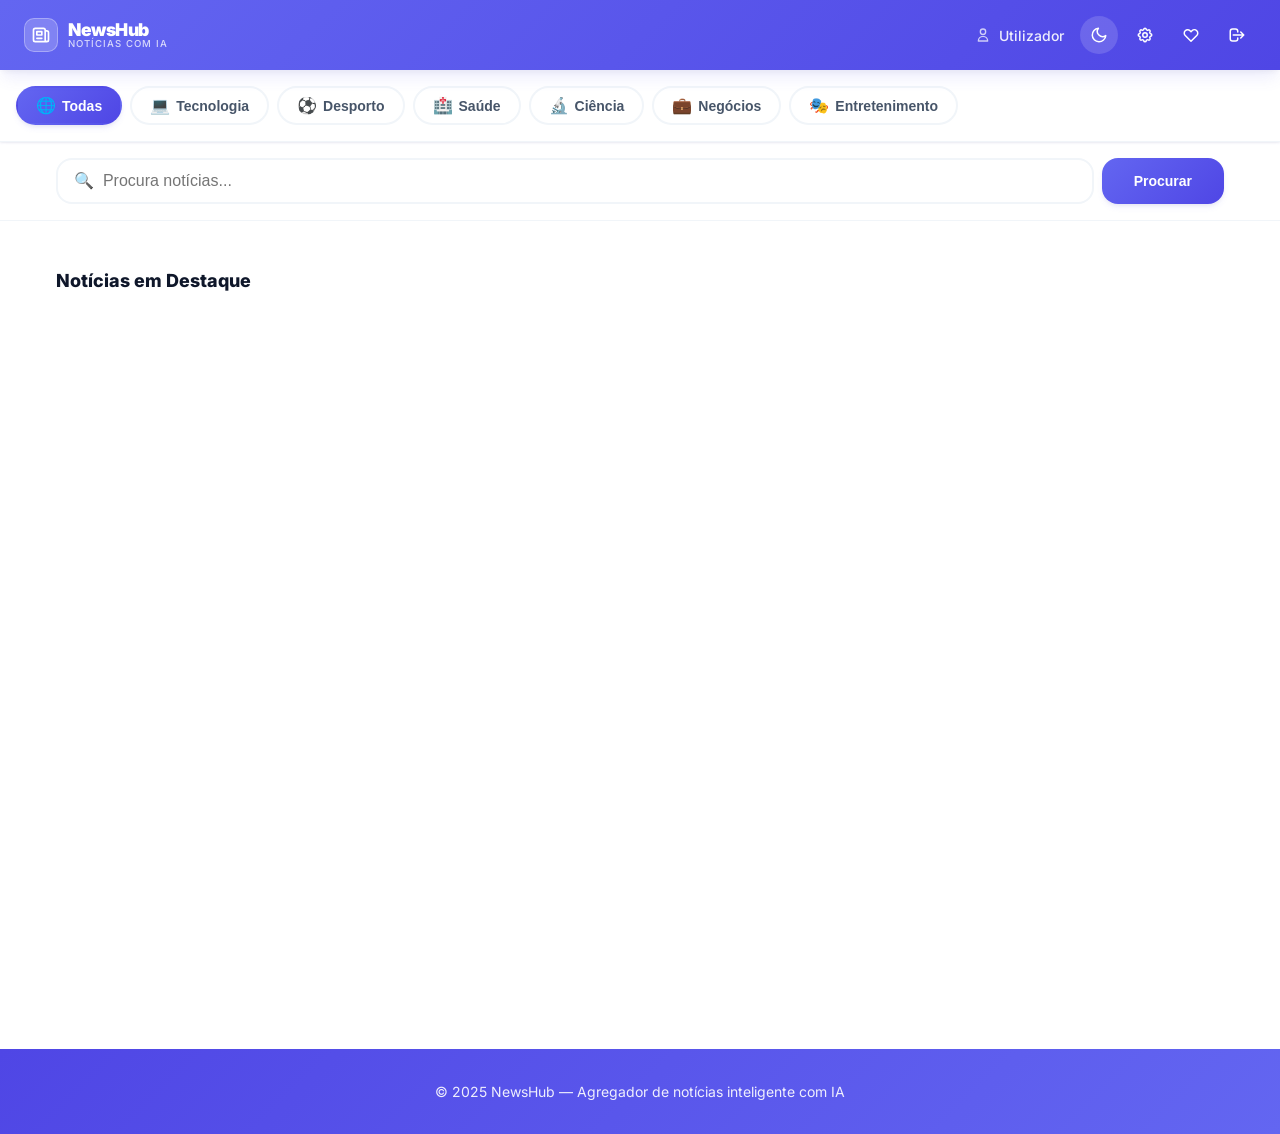
<file: frontend/index.html>
<!DOCTYPE html>
<html lang="pt-PT">
<head>
  <meta charset="UTF-8">
  <meta name="viewport" content="width=device-width, initial-scale=1.0">
  <meta name="description" content="NewsHub - Agregador de notícias inteligente com IA">
  <title>Dashboard — NewsHub</title>
  <link rel="preconnect" href="https://fonts.googleapis.com">
  <link rel="preconnect" href="https://fonts.gstatic.com" crossorigin>
  <link href="https://fonts.googleapis.com/css2?family=Inter:wght@400;500;600;700;800;900&display=swap" rel="stylesheet">
  <link rel="stylesheet" href="styles.css">
  <script src="theme.js"></script>
</head>
<body>
  <!-- NAVBAR -->
  <nav role="navigation" aria-label="Navegação principal">
    <div class="navbar">
      <div class="navbar-logo">
        <div class="navbar-logo-icon">
          <svg xmlns="http://www.w3.org/2000/svg" fill="none" viewBox="0 0 24 24" stroke="white" stroke-width="2">
            <path stroke-linecap="round" stroke-linejoin="round" d="M19 20H5a2 2 0 01-2-2V6a2 2 0 012-2h10a2 2 0 012 2v1m2 13a2 2 0 01-2-2V7m2 13a2 2 0 002-2V9a2 2 0 00-2-2h-2m-4-3H9M7 16h6M7 8h6v4H7V8z"/>
          </svg>
        </div>
        <div class="navbar-logo-text">
          <span>NewsHub</span>
          <span>Notícias com IA</span>
        </div>
      </div>
      <ul class="navbar-categories" id="navbarCategories" role="menubar"></ul>
      <div class="navbar-right">
        <div class="navbar-user">
          <svg xmlns="http://www.w3.org/2000/svg" fill="none" viewBox="0 0 24 24" stroke="currentColor" stroke-width="2" style="width:16px;height:16px;opacity:0.8">
            <path stroke-linecap="round" stroke-linejoin="round" d="M16 7a4 4 0 11-8 0 4 4 0 018 0zM12 14a7 7 0 00-7 7h14a7 7 0 00-7-7z"/>
          </svg>
          <span id="userNameDisplay">Utilizador</span>
        </div>
        <div class="navbar-icons">
          <!-- Toggle de Tema -->
          <button class="theme-toggle" id="themeToggleBtn" aria-label="Mudar tema"></button>
          <!-- Preferências -->
          <button class="navbar-icon" id="preferencesBtn" title="Preferências" aria-label="Preferências">
            <svg xmlns="http://www.w3.org/2000/svg" fill="none" viewBox="0 0 24 24" stroke="currentColor" stroke-width="2">
              <path stroke-linecap="round" stroke-linejoin="round" d="M10.325 4.317c.426-1.756 2.924-1.756 3.35 0a1.724 1.724 0 002.573 1.066c1.543-.94 3.31.826 2.37 2.37a1.724 1.724 0 001.065 2.572c1.756.426 1.756 2.924 0 3.35a1.724 1.724 0 00-1.066 2.573c.94 1.543-.826 3.31-2.37 2.37a1.724 1.724 0 00-2.572 1.065c-.426 1.756-2.924 1.756-3.35 0a1.724 1.724 0 00-2.573-1.066c-1.543.94-3.31-.826-2.37-2.37a1.724 1.724 0 00-1.065-2.572c-1.756-.426-1.756-2.924 0-3.35a1.724 1.724 0 001.066-2.573c-.94-1.543.826-3.31 2.37-2.37.996.608 2.296.07 2.572-1.065z"/><circle cx="12" cy="12" r="3"/>
            </svg>
          </button>
          <!-- Favoritos -->
          <button class="navbar-icon" id="favoritesBtn" title="Favoritos" aria-label="Favoritos">
            <svg xmlns="http://www.w3.org/2000/svg" fill="none" viewBox="0 0 24 24" stroke="currentColor" stroke-width="2">
              <path stroke-linecap="round" stroke-linejoin="round" d="M4.318 6.318a4.5 4.5 0 000 6.364L12 20.364l7.682-7.682a4.5 4.5 0 00-6.364-6.364L12 7.636l-1.318-1.318a4.5 4.5 0 00-6.364 0z"/>
            </svg>
          </button>
          <!-- Terminar Sessão -->
          <button class="navbar-icon" id="logoutBtn" title="Terminar sessão" aria-label="Terminar sessão">
            <svg xmlns="http://www.w3.org/2000/svg" fill="none" viewBox="0 0 24 24" stroke="currentColor" stroke-width="2">
              <path stroke-linecap="round" stroke-linejoin="round" d="M17 16l4-4m0 0l-4-4m4 4H7m6 4v1a3 3 0 01-3 3H6a3 3 0 01-3-3V7a3 3 0 013-3h4a3 3 0 013 3v1"/>
            </svg>
          </button>
        </div>
        <button class="hamburger" id="hamburgerBtn" aria-label="Abrir menu">
          <span></span><span></span><span></span>
        </button>
      </div>
    </div>
  </nav>

  <!-- BARRA DE FILTROS DE CATEGORIAS -->
  <div class="category-filter-bar">
    <div class="category-filter-scroll" id="categoryFilterBar">
      <button class="category-filter-btn active" data-category="geral">
        <span class="cat-icon">🌐</span> Todas
      </button>
      <button class="category-filter-btn" data-category="tecnologia">
        <span class="cat-icon">💻</span> Tecnologia
      </button>
      <button class="category-filter-btn" data-category="desporto">
        <span class="cat-icon">⚽</span> Desporto
      </button>
      <button class="category-filter-btn" data-category="saude">
        <span class="cat-icon">🏥</span> Saúde
      </button>
      <button class="category-filter-btn" data-category="ciencia">
        <span class="cat-icon">🔬</span> Ciência
      </button>
      <button class="category-filter-btn" data-category="negocios">
        <span class="cat-icon">💼</span> Negócios
      </button>
      <button class="category-filter-btn" data-category="entretenimento">
        <span class="cat-icon">🎭</span> Entretenimento
      </button>
    </div>
  </div>

  <!-- SEARCH BAR -->
  <div class="search-bar">
    <div class="container">
      <form id="searchForm" class="search-container" role="search">
        <input type="text" id="searchInput" class="search-input" placeholder="🔍  Procura notícias..." aria-label="Procura de notícias">
        <button type="submit" class="btn-search">Procurar</button>
      </form>
    </div>
  </div>

  <!-- MAIN CONTENT -->
  <main role="main">
    <div class="container">

      <!-- SECÇÃO: PARA SI -->
      <section id="personalizedSection" class="personalized-section" style="display:none;">
        <h2 class="personalized-section-title">✨ Para Si</h2>
        <div class="personalized-grid" id="personalizedGrid"></div>
      </section>

      <!-- SECÇÃO: NOTÍCIAS -->
      <section class="news-section">
        <div class="section-header">
          <h2 class="section-title" id="newsSectionTitle">Notícias em Destaque</h2>
          <span class="section-badge" id="newsCount" style="display:none;"></span>
        </div>

        <div class="spinner" id="loadingSpinner"></div>

        <div class="news-grid" id="newsGrid"></div>

        <div class="empty-state" id="emptyState" style="display:none;">
          <div class="empty-state-icon">📭</div>
          <h3 class="empty-state-title">Nenhuma notícia encontrada</h3>
          <p class="empty-state-message">Tenta mudar o filtro de categorias ou pesquisa por outros termos.</p>
        </div>

        <div class="error-state" id="errorState" style="display:none;">
          <div class="error-state-icon">⚠️</div>
          <h3 class="error-state-title">Erro ao carregar notícias</h3>
          <p class="error-state-message" id="errorMessage"></p>
          <button class="btn btn-primary error-state-button" id="retryButton">Tentar Novamente</button>
        </div>

        <button class="btn btn-secondary btn-load-more" id="loadMoreBtn" style="display:none;">
          Carregar mais notícias
        </button>
      </section>
    </div>
  </main>

  <!-- MODAL: RESUMO IA -->
  <div class="modal-overlay" id="summaryModal">
    <div class="modal-card">
      <div class="modal-header">
        <h3 class="modal-title">✦ Resumo Inteligente</h3>
        <button class="modal-close" id="closeSummaryModal" aria-label="Fechar">✕</button>
      </div>
      <div class="modal-body">
        <div class="spinner" id="summarySpinner"></div>
        <p id="summaryContent" style="display:none; line-height:var(--line-height-relaxed);"></p>
      </div>
    </div>
  </div>

  <div class="toast" id="toast" role="alert" aria-live="polite"></div>

  <footer role="contentinfo">
    <p>© 2025 NewsHub — Agregador de notícias inteligente com IA</p>
  </footer>

  <script src="app.js"></script>
  <script>
    document.addEventListener('DOMContentLoaded', async () => {
      if (!await checkAuth()) { window.location.href = 'login.html'; return; }

      await loadPreferences();
      await loadPersonalizedNews();
      await loadNews('geral', 1);
      await initNavbarCategories();

      // Filtros de categoria
      document.querySelectorAll('.category-filter-btn').forEach(btn => {
        btn.addEventListener('click', () => {
          document.querySelectorAll('.category-filter-btn').forEach(b => b.classList.remove('active'));
          btn.classList.add('active');
          currentPage = 1; currentQuery = '';
          document.getElementById('searchInput').value = '';
          loadNews(btn.dataset.category, 1);
        });
      });

      document.getElementById('logoutBtn').addEventListener('click', handleLogout);
      document.getElementById('favoritesBtn').addEventListener('click', () => window.location.href = 'favorites.html');
      document.getElementById('preferencesBtn').addEventListener('click', () => window.location.href = 'preferences.html');
      document.getElementById('closeSummaryModal').addEventListener('click', closeSummaryModal);
      document.getElementById('summaryModal').addEventListener('click', e => { if (e.target.id === 'summaryModal') closeSummaryModal(); });
    });

    function closeSummaryModal() {
      document.getElementById('summaryModal').classList.remove('visible');
      document.getElementById('summarySpinner').classList.remove('visible');
      document.getElementById('summaryContent').style.display = 'none';
    }
  </script>
</body>
</html>
</file>
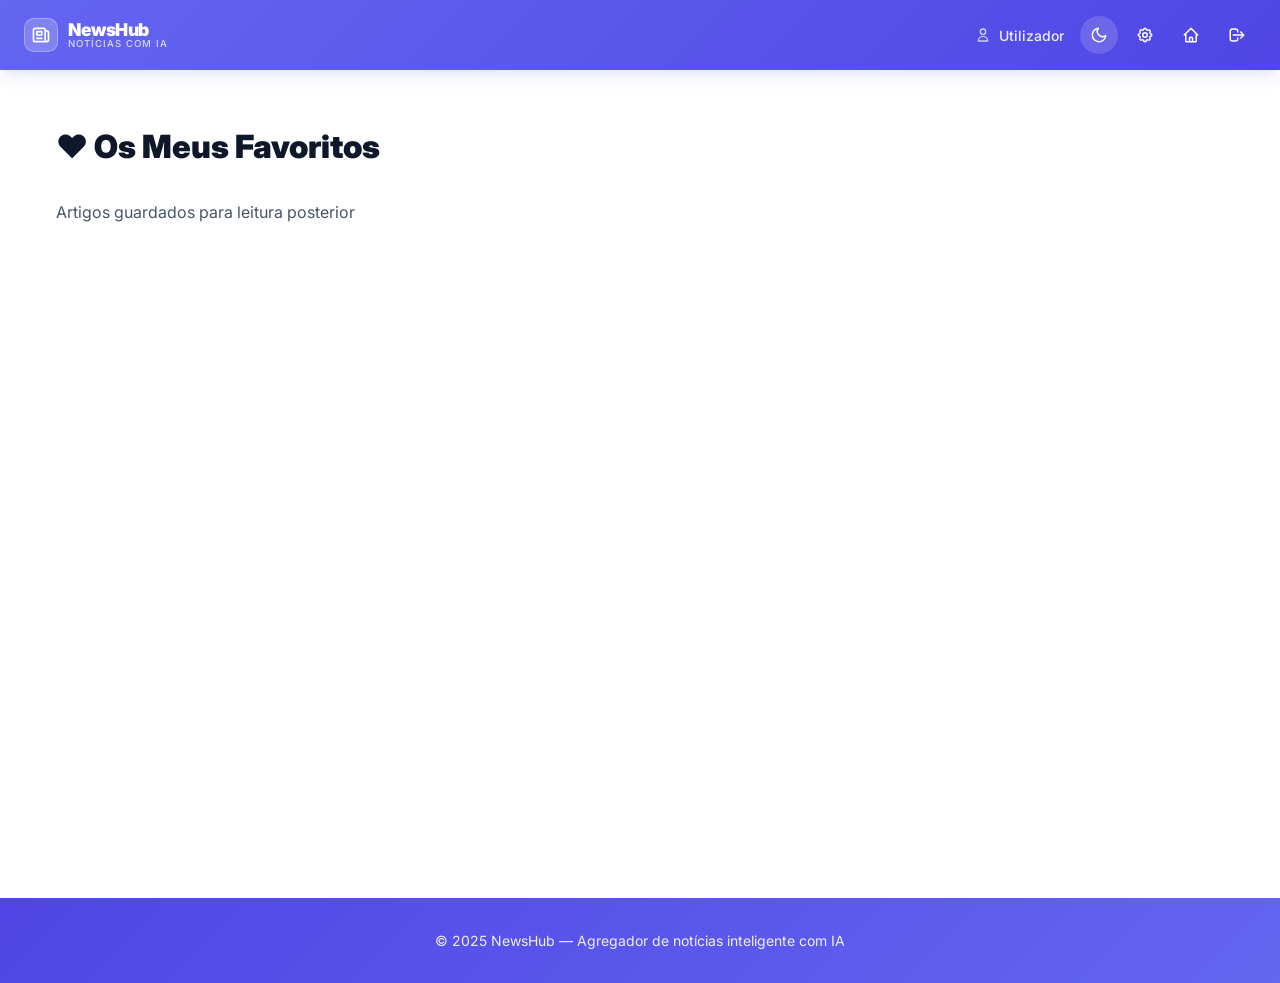
<file: frontend/favorites.html>
<!DOCTYPE html>
<html lang="pt-PT">
<head>
  <meta charset="UTF-8">
  <meta name="viewport" content="width=device-width, initial-scale=1.0">
  <meta name="description" content="NewsHub - Os meus favoritos">
  <title>Favoritos — NewsHub</title>
  <link rel="preconnect" href="https://fonts.googleapis.com">
  <link rel="preconnect" href="https://fonts.gstatic.com" crossorigin>
  <link href="https://fonts.googleapis.com/css2?family=Inter:wght@400;500;600;700;800;900&display=swap" rel="stylesheet">
  <link rel="stylesheet" href="styles.css">
  <script src="theme.js"></script>
</head>
<body>
  <nav role="navigation" aria-label="Navegação principal">
    <div class="navbar">
      <div class="navbar-logo">
        <div class="navbar-logo-icon">
          <svg xmlns="http://www.w3.org/2000/svg" fill="none" viewBox="0 0 24 24" stroke="white" stroke-width="2">
            <path stroke-linecap="round" stroke-linejoin="round" d="M19 20H5a2 2 0 01-2-2V6a2 2 0 012-2h10a2 2 0 012 2v1m2 13a2 2 0 01-2-2V7m2 13a2 2 0 002-2V9a2 2 0 00-2-2h-2m-4-3H9M7 16h6M7 8h6v4H7V8z"/>
          </svg>
        </div>
        <div class="navbar-logo-text">
          <span>NewsHub</span>
          <span>Notícias com IA</span>
        </div>
      </div>
      <ul class="navbar-categories" id="navbarCategories" role="menubar"></ul>
      <div class="navbar-right">
        <div class="navbar-user">
          <svg xmlns="http://www.w3.org/2000/svg" fill="none" viewBox="0 0 24 24" stroke="currentColor" stroke-width="2" style="width:16px;height:16px;opacity:0.8">
            <path stroke-linecap="round" stroke-linejoin="round" d="M16 7a4 4 0 11-8 0 4 4 0 018 0zM12 14a7 7 0 00-7 7h14a7 7 0 00-7-7z"/>
          </svg>
          <span id="userNameDisplay">Utilizador</span>
        </div>
        <div class="navbar-icons">
          <button class="theme-toggle" id="themeToggleBtn" aria-label="Mudar tema"></button>
          <button class="navbar-icon" id="preferencesBtn" title="Preferências" aria-label="Preferências">
            <svg xmlns="http://www.w3.org/2000/svg" fill="none" viewBox="0 0 24 24" stroke="currentColor" stroke-width="2">
              <path stroke-linecap="round" stroke-linejoin="round" d="M10.325 4.317c.426-1.756 2.924-1.756 3.35 0a1.724 1.724 0 002.573 1.066c1.543-.94 3.31.826 2.37 2.37a1.724 1.724 0 001.065 2.572c1.756.426 1.756 2.924 0 3.35a1.724 1.724 0 00-1.066 2.573c.94 1.543-.826 3.31-2.37 2.37a1.724 1.724 0 00-2.572 1.065c-.426 1.756-2.924 1.756-3.35 0a1.724 1.724 0 00-2.573-1.066c-1.543.94-3.31-.826-2.37-2.37a1.724 1.724 0 00-1.065-2.572c-1.756-.426-1.756-2.924 0-3.35a1.724 1.724 0 001.066-2.573c-.94-1.543.826-3.31 2.37-2.37.996.608 2.296.07 2.572-1.065z"/><circle cx="12" cy="12" r="3"/>
            </svg>
          </button>
          <button class="navbar-icon" id="dashboardBtn" title="Dashboard" aria-label="Dashboard">
            <svg xmlns="http://www.w3.org/2000/svg" fill="none" viewBox="0 0 24 24" stroke="currentColor" stroke-width="2">
              <path stroke-linecap="round" stroke-linejoin="round" d="M3 12l2-2m0 0l7-7 7 7M5 10v10a1 1 0 001 1h3m10-11l2 2m-2-2v10a1 1 0 01-1 1h-3m-6 0a1 1 0 001-1v-4a1 1 0 011-1h2a1 1 0 011 1v4a1 1 0 001 1m-6 0h6"/>
            </svg>
          </button>
          <button class="navbar-icon" id="logoutBtn" title="Terminar sessão" aria-label="Terminar sessão">
            <svg xmlns="http://www.w3.org/2000/svg" fill="none" viewBox="0 0 24 24" stroke="currentColor" stroke-width="2">
              <path stroke-linecap="round" stroke-linejoin="round" d="M17 16l4-4m0 0l-4-4m4 4H7m6 4v1a3 3 0 01-3 3H6a3 3 0 01-3-3V7a3 3 0 013-3h4a3 3 0 013 3v1"/>
            </svg>
          </button>
        </div>
        <button class="hamburger" id="hamburgerBtn" aria-label="Abrir menu">
          <span></span><span></span><span></span>
        </button>
      </div>
    </div>
  </nav>

  <main role="main" style="margin-top:70px;">
    <div class="container">
      <div class="page-header">
        <div class="favorites-header">
          <h1>❤️ Os Meus Favoritos</h1>
          <span class="favorites-count" id="favoritesCount" style="display:none;"></span>
        </div>
        <p style="color:var(--color-text-light); margin:0;">Artigos guardados para leitura posterior</p>
      </div>

      <div class="spinner" id="loadingSpinner"></div>
      <div class="news-grid" id="favoritesGrid"></div>

      <div class="empty-state" id="emptyState" style="display:none;">
        <div class="empty-state-icon">📭</div>
        <h2 class="empty-state-title">Nenhum favorito guardado</h2>
        <p class="empty-state-message">Começa a adicionar notícias aos teus favoritos clicando em ☆ nos cards.</p>
        <a href="index.html" class="btn btn-primary" style="margin-top:var(--spacing-md); display:inline-block;">
          Explorar Notícias
        </a>
      </div>

      <div class="error-state" id="errorState" style="display:none;">
        <div class="error-state-icon">⚠️</div>
        <h3 class="error-state-title">Erro ao carregar favoritos</h3>
        <p class="error-state-message" id="errorMessage"></p>
        <button class="btn btn-primary error-state-button" id="retryButton">Tentar Novamente</button>
      </div>
    </div>
  </main>

  <div class="modal-overlay" id="summaryModal">
    <div class="modal-card">
      <div class="modal-header">
        <h3 class="modal-title">✦ Resumo Inteligente</h3>
        <button class="modal-close" id="closeSummaryModal" aria-label="Fechar">✕</button>
      </div>
      <div class="modal-body">
        <div class="spinner" id="summarySpinner"></div>
        <p id="summaryContent" style="display:none; line-height:var(--line-height-relaxed);"></p>
      </div>
    </div>
  </div>

  <div class="toast" id="toast" role="alert" aria-live="polite"></div>

  <footer role="contentinfo">
    <p>© 2025 NewsHub — Agregador de notícias inteligente com IA</p>
  </footer>

  <script src="app.js"></script>
  <script>
    document.addEventListener('DOMContentLoaded', async () => {
      if (!await checkAuth()) { window.location.href = 'login.html'; return; }
      await loadFavorites();
      await initNavbarCategories();

      document.getElementById('logoutBtn').addEventListener('click', handleLogout);
      document.getElementById('dashboardBtn').addEventListener('click', () => window.location.href = 'index.html');
      document.getElementById('preferencesBtn').addEventListener('click', () => window.location.href = 'preferences.html');
      document.getElementById('retryButton').addEventListener('click', loadFavorites);
      document.getElementById('closeSummaryModal').addEventListener('click', closeSummaryModal);
      document.getElementById('summaryModal').addEventListener('click', e => { if (e.target.id === 'summaryModal') closeSummaryModal(); });
    });

    // Override loadFavorites para mostrar contador
    const _origLoadFavorites = loadFavorites;
    async function loadFavoritesWithCount() {
      await _origLoadFavorites();
      const grid = document.getElementById('favoritesGrid');
      const count = grid.children.length;
      const badge = document.getElementById('favoritesCount');
      if (count > 0) { badge.textContent = count + ' artigos'; badge.style.display = 'inline-block'; }
    }

    function closeSummaryModal() {
      document.getElementById('summaryModal').classList.remove('visible');
      document.getElementById('summarySpinner').classList.remove('visible');
      document.getElementById('summaryContent').style.display = 'none';
    }
  </script>
</body>
</html>
</file>
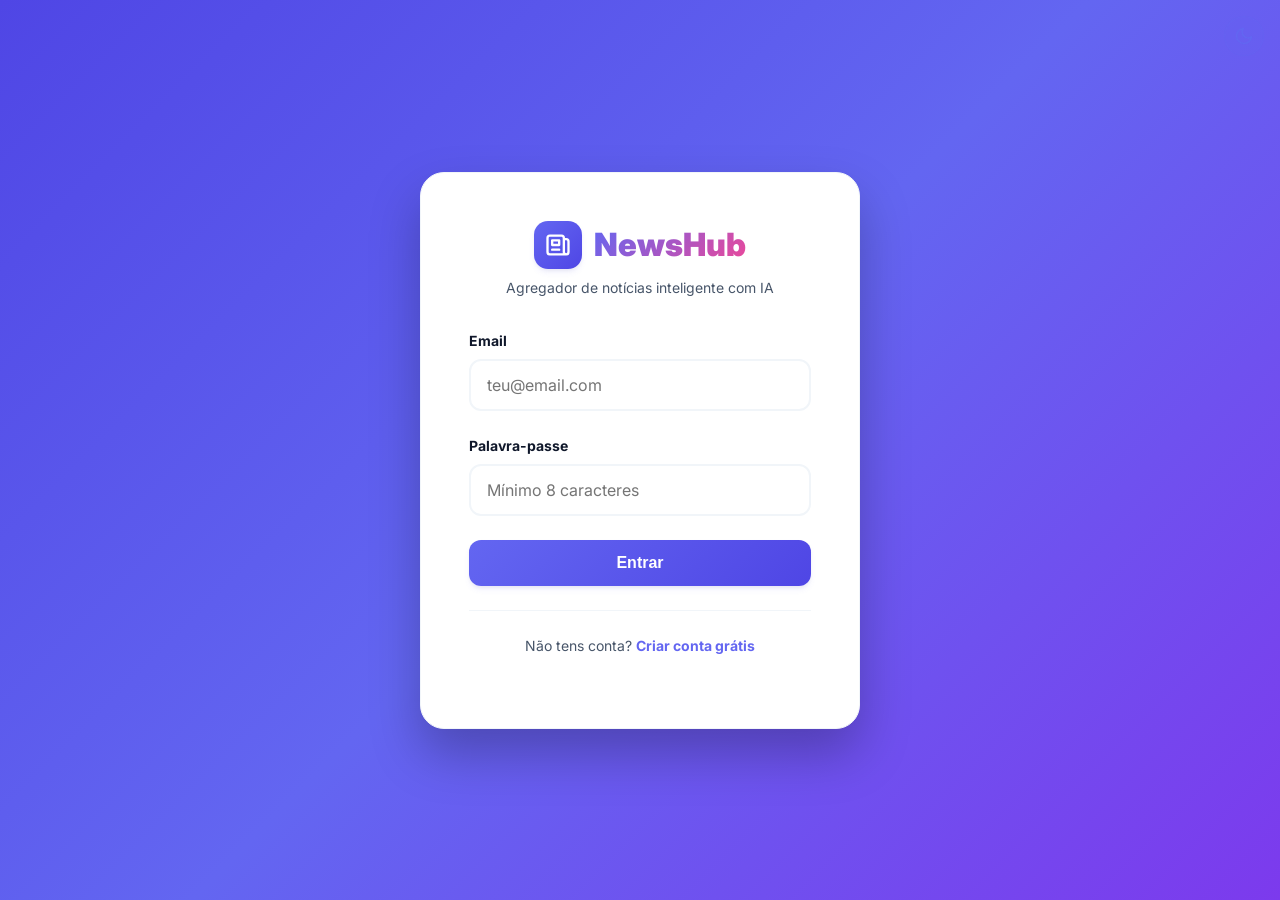
<file: frontend/login.html>
<!DOCTYPE html>
<html lang="pt-PT">
<head>
  <meta charset="UTF-8">
  <meta name="viewport" content="width=device-width, initial-scale=1.0">
  <meta name="description" content="NewsHub - Entra na tua conta">
  <title>Entrar — NewsHub</title>
  <link rel="preconnect" href="https://fonts.googleapis.com">
  <link rel="preconnect" href="https://fonts.gstatic.com" crossorigin>
  <link href="https://fonts.googleapis.com/css2?family=Inter:wght@400;500;600;700;800;900&display=swap" rel="stylesheet">
  <link rel="stylesheet" href="styles.css">
  <script src="theme.js"></script>
</head>
<body>
  <div style="position:fixed; top:16px; right:16px; z-index:100;">
    <button id="themeToggleBtn" style="background:rgba(99,102,241,0.15); border:1px solid rgba(99,102,241,0.3); cursor:pointer; width:40px; height:40px; border-radius:50%; display:flex; align-items:center; justify-content:center; transition:all 150ms; color:var(--color-primary);" aria-label="Mudar tema"></button>
  </div>
  <div class="auth-page">
    <div class="auth-card">
      <div class="auth-logo">
        <div style="display:flex; align-items:center; justify-content:center; gap:12px; margin-bottom:var(--spacing-sm);">
          <div style="width:48px; height:48px; background:linear-gradient(135deg,var(--color-primary),var(--color-primary-dark)); border-radius:14px; display:flex; align-items:center; justify-content:center; box-shadow:var(--shadow-md);">
            <svg xmlns="http://www.w3.org/2000/svg" fill="none" viewBox="0 0 24 24" stroke="white" stroke-width="2" style="width:28px;height:28px;">
              <path stroke-linecap="round" stroke-linejoin="round" d="M19 20H5a2 2 0 01-2-2V6a2 2 0 012-2h10a2 2 0 012 2v1m2 13a2 2 0 01-2-2V7m2 13a2 2 0 002-2V9a2 2 0 00-2-2h-2m-4-3H9M7 16h6M7 8h6v4H7V8z"/>
            </svg>
          </div>
          <h1 style="background:linear-gradient(135deg,var(--color-primary),var(--color-accent));-webkit-background-clip:text;-webkit-text-fill-color:transparent;background-clip:text; font-size:2rem; font-weight:900; margin:0;">NewsHub</h1>
        </div>
        <p>Agregador de notícias inteligente com IA</p>
      </div>

      <form id="loginForm">
        <div class="form-group">
          <label for="email" class="form-label">Email</label>
          <input type="email" id="email" name="email" class="form-input" placeholder="teu@email.com" required aria-label="Email">
          <div class="form-error" id="emailError"></div>
        </div>
        <div class="form-group">
          <label for="password" class="form-label">Palavra-passe</label>
          <input type="password" id="password" name="password" class="form-input" placeholder="Mínimo 8 caracteres" required aria-label="Palavra-passe">
          <div class="form-error" id="passwordError"></div>
        </div>
        <div class="form-error" id="generalError" style="text-align:center; margin-bottom:var(--spacing-md);"></div>
        <button type="submit" class="btn btn-primary" style="width:100%; padding:14px; font-size:var(--font-size-base);">
          Entrar
        </button>
      </form>

      <div class="auth-divider">
        <p>Não tens conta? <a href="register.html">Criar conta grátis</a></p>
      </div>
    </div>
  </div>

  <script src="app.js"></script>
  <script>
    document.getElementById('loginForm').addEventListener('submit', async (e) => {
      e.preventDefault();
      const email = document.getElementById('email').value.trim();
      const password = document.getElementById('password').value;
      ['emailError','passwordError','generalError'].forEach(id => {
        document.getElementById(id).textContent = '';
        document.getElementById(id).classList.remove('visible');
      });
      if (!email) { document.getElementById('emailError').textContent = 'Email é obrigatório'; document.getElementById('emailError').classList.add('visible'); return; }
      if (!password) { document.getElementById('passwordError').textContent = 'Palavra-passe é obrigatória'; document.getElementById('passwordError').classList.add('visible'); return; }
      await handleLogin(email, password);
    });
  </script>
</body>
</html>
</file>
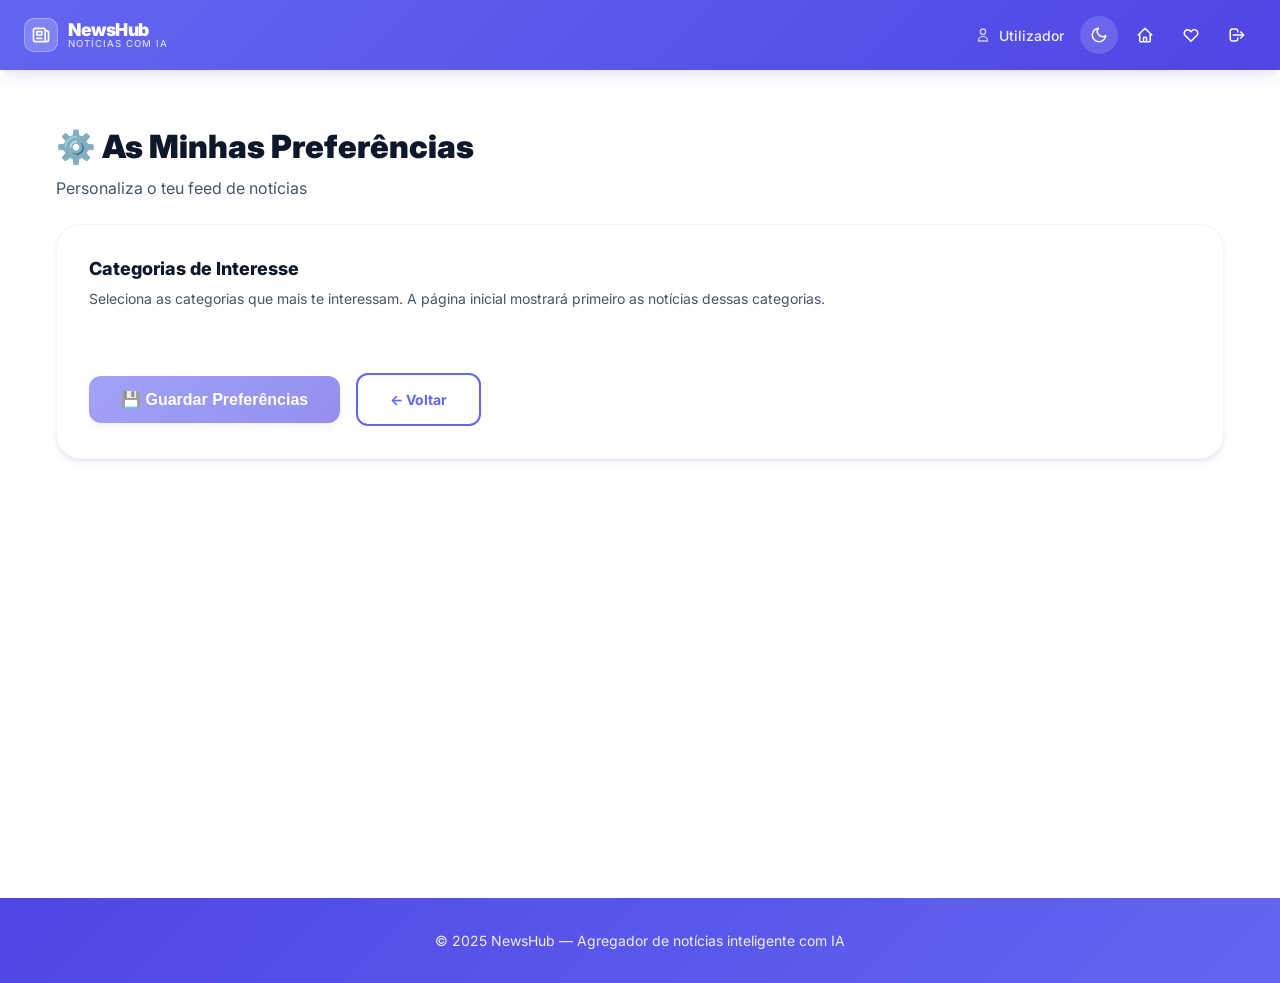
<file: frontend/preferences.html>
<!DOCTYPE html>
<html lang="pt-PT">
<head>
  <meta charset="UTF-8">
  <meta name="viewport" content="width=device-width, initial-scale=1.0">
  <meta name="description" content="NewsHub - Gerir preferências">
  <title>Preferências — NewsHub</title>
  <link rel="preconnect" href="https://fonts.googleapis.com">
  <link rel="preconnect" href="https://fonts.gstatic.com" crossorigin>
  <link href="https://fonts.googleapis.com/css2?family=Inter:wght@400;500;600;700;800;900&display=swap" rel="stylesheet">
  <link rel="stylesheet" href="styles.css">
  <script src="theme.js"></script>
</head>
<body>
  <nav role="navigation" aria-label="Navegação principal">
    <div class="navbar">
      <div class="navbar-logo">
        <div class="navbar-logo-icon">
          <svg xmlns="http://www.w3.org/2000/svg" fill="none" viewBox="0 0 24 24" stroke="white" stroke-width="2">
            <path stroke-linecap="round" stroke-linejoin="round" d="M19 20H5a2 2 0 01-2-2V6a2 2 0 012-2h10a2 2 0 012 2v1m2 13a2 2 0 01-2-2V7m2 13a2 2 0 002-2V9a2 2 0 00-2-2h-2m-4-3H9M7 16h6M7 8h6v4H7V8z"/>
          </svg>
        </div>
        <div class="navbar-logo-text">
          <span>NewsHub</span>
          <span>Notícias com IA</span>
        </div>
      </div>
      <ul class="navbar-categories" id="navbarCategories" role="menubar"></ul>
      <div class="navbar-right">
        <div class="navbar-user">
          <svg xmlns="http://www.w3.org/2000/svg" fill="none" viewBox="0 0 24 24" stroke="currentColor" stroke-width="2" style="width:16px;height:16px;opacity:0.8">
            <path stroke-linecap="round" stroke-linejoin="round" d="M16 7a4 4 0 11-8 0 4 4 0 018 0zM12 14a7 7 0 00-7 7h14a7 7 0 00-7-7z"/>
          </svg>
          <span id="userNameDisplay">Utilizador</span>
        </div>
        <div class="navbar-icons">
          <button class="theme-toggle" id="themeToggleBtn" aria-label="Mudar tema"></button>
          <button class="navbar-icon" id="dashboardBtn" title="Dashboard" aria-label="Dashboard">
            <svg xmlns="http://www.w3.org/2000/svg" fill="none" viewBox="0 0 24 24" stroke="currentColor" stroke-width="2">
              <path stroke-linecap="round" stroke-linejoin="round" d="M3 12l2-2m0 0l7-7 7 7M5 10v10a1 1 0 001 1h3m10-11l2 2m-2-2v10a1 1 0 01-1 1h-3m-6 0a1 1 0 001-1v-4a1 1 0 011-1h2a1 1 0 011 1v4a1 1 0 001 1m-6 0h6"/>
            </svg>
          </button>
          <button class="navbar-icon" id="favoritesBtn" title="Favoritos" aria-label="Favoritos">
            <svg xmlns="http://www.w3.org/2000/svg" fill="none" viewBox="0 0 24 24" stroke="currentColor" stroke-width="2">
              <path stroke-linecap="round" stroke-linejoin="round" d="M4.318 6.318a4.5 4.5 0 000 6.364L12 20.364l7.682-7.682a4.5 4.5 0 00-6.364-6.364L12 7.636l-1.318-1.318a4.5 4.5 0 00-6.364 0z"/>
            </svg>
          </button>
          <button class="navbar-icon" id="logoutBtn" title="Terminar sessão" aria-label="Terminar sessão">
            <svg xmlns="http://www.w3.org/2000/svg" fill="none" viewBox="0 0 24 24" stroke="currentColor" stroke-width="2">
              <path stroke-linecap="round" stroke-linejoin="round" d="M17 16l4-4m0 0l-4-4m4 4H7m6 4v1a3 3 0 01-3 3H6a3 3 0 01-3-3V7a3 3 0 013-3h4a3 3 0 013 3v1"/>
            </svg>
          </button>
        </div>
        <button class="hamburger" id="hamburgerBtn" aria-label="Abrir menu">
          <span></span><span></span><span></span>
        </button>
      </div>
    </div>
  </nav>

  <main role="main" style="margin-top:70px;">
    <div class="container">
      <div class="page-header">
        <h1>⚙️ As Minhas Preferências</h1>
        <p style="color:var(--color-text-light); margin:0;">Personaliza o teu feed de notícias</p>
      </div>

      <div class="preferences-section">
        <h2>Categorias de Interesse</h2>
        <p>Seleciona as categorias que mais te interessam. A página inicial mostrará primeiro as notícias dessas categorias.</p>

        <div id="categoriesGrid" style="display:grid; grid-template-columns:repeat(3,1fr); gap:var(--spacing-lg); margin-bottom:var(--spacing-xl);"></div>

        <div style="display:flex; align-items:center; gap:var(--spacing-md); flex-wrap:wrap;">
          <button id="savePreferencesBtn" class="btn btn-primary" style="padding:14px var(--spacing-xl); font-size:var(--font-size-base);" disabled>
            💾 Guardar Preferências
          </button>
          <a href="index.html" class="btn btn-secondary" style="padding:14px var(--spacing-xl);">← Voltar</a>
        </div>

        <div class="form-success" id="successMessage" style="margin-top:var(--spacing-md);">
          ✅ Preferências guardadas! A redirecionar...
        </div>
        <div class="form-error" id="errorMessage" style="margin-top:var(--spacing-md);"></div>
      </div>
    </div>
  </main>

  <div class="toast" id="toast" role="alert" aria-live="polite"></div>

  <footer role="contentinfo">
    <p>© 2025 NewsHub — Agregador de notícias inteligente com IA</p>
  </footer>

  <script src="app.js"></script>
  <script>
    let selectedCategories = [];
    const CATEGORIES = [
      { id: 'tecnologia', name: 'Tecnologia', icon: '💻' },
      { id: 'desporto', name: 'Desporto', icon: '⚽' },
      { id: 'saude', name: 'Saúde', icon: '🏥' },
      { id: 'ciencia', name: 'Ciência', icon: '🔬' },
      { id: 'negocios', name: 'Negócios', icon: '💼' },
      { id: 'entretenimento', name: 'Entretenimento', icon: '🎭' }
    ];

    document.addEventListener('DOMContentLoaded', async () => {
      if (!await checkAuth()) { window.location.href = 'login.html'; return; }
      await initPreferencesPage();
      await initNavbarCategories();

      document.getElementById('savePreferencesBtn').addEventListener('click', savePreferences);
      document.getElementById('logoutBtn').addEventListener('click', handleLogout);
      document.getElementById('dashboardBtn').addEventListener('click', () => window.location.href = 'index.html');
      document.getElementById('favoritesBtn').addEventListener('click', () => window.location.href = 'favorites.html');
    });

    async function initPreferencesPage() {
      try {
        const prefs = await loadPreferences();
        selectedCategories = prefs || [];
        const grid = document.getElementById('categoriesGrid');
        grid.innerHTML = '';
        CATEGORIES.forEach(cat => {
          const isActive = selectedCategories.includes(cat.id);
          const card = document.createElement('div');
          card.className = 'category-card' + (isActive ? ' active' : '');
          card.innerHTML = `<div class="category-card-icon">${cat.icon}</div><div class="category-card-name">${cat.name}</div>`;
          card.addEventListener('click', () => {
            card.classList.toggle('active');
            if (card.classList.contains('active')) {
              selectedCategories.push(cat.id);
            } else {
              selectedCategories = selectedCategories.filter(c => c !== cat.id);
            }
            document.getElementById('savePreferencesBtn').disabled = selectedCategories.length === 0;
          });
          grid.appendChild(card);
        });
        document.getElementById('savePreferencesBtn').disabled = selectedCategories.length === 0;
      } catch (err) {
        document.getElementById('errorMessage').textContent = 'Erro ao carregar preferências.';
        document.getElementById('errorMessage').classList.add('visible');
      }
    }

    async function savePreferences() {
      if (selectedCategories.length === 0) {
        document.getElementById('errorMessage').textContent = 'Seleciona pelo menos uma categoria.';
        document.getElementById('errorMessage').classList.add('visible');
        return;
      }
      try {
        const res = await fetch(`${BASE_URL}/preferences`, {
          method: 'PUT',
          headers: { 'Content-Type': 'application/json' },
          credentials: 'include',
          body: JSON.stringify({ categories: selectedCategories })
        });
        if (!res.ok) throw new Error('Erro ao guardar');
        document.getElementById('errorMessage').classList.remove('visible');
        document.getElementById('successMessage').classList.add('visible');
        setTimeout(() => window.location.href = 'index.html', 1500);
      } catch (err) {
        document.getElementById('errorMessage').textContent = 'Erro ao guardar preferências. Tenta novamente.';
        document.getElementById('errorMessage').classList.add('visible');
      }
    }
  </script>
</body>
</html>
</file>
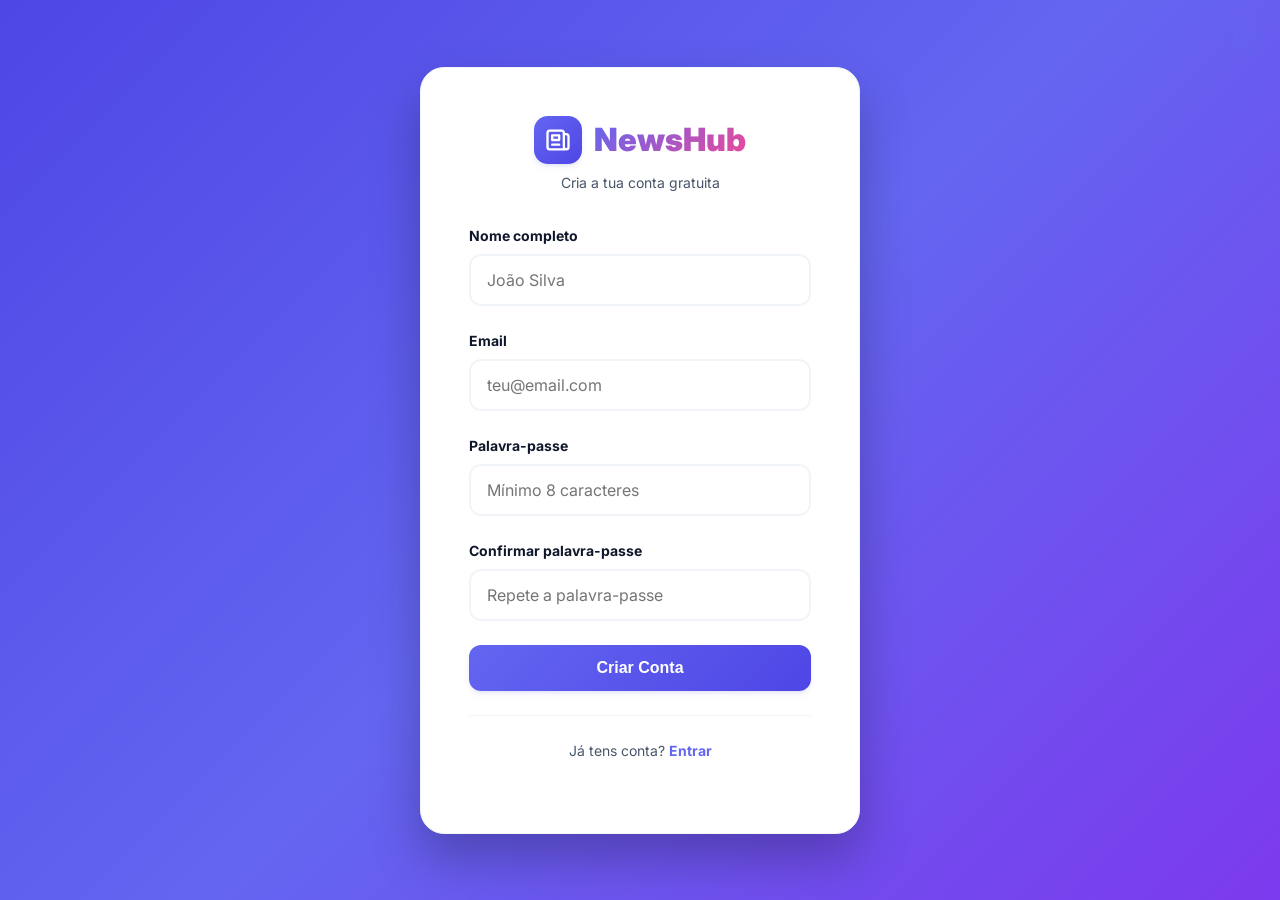
<file: frontend/register.html>
<!DOCTYPE html>
<html lang="pt-PT">
<head>
  <meta charset="UTF-8">
  <meta name="viewport" content="width=device-width, initial-scale=1.0">
  <meta name="description" content="NewsHub - Cria a tua conta">
  <title>Registar — NewsHub</title>
  <link rel="preconnect" href="https://fonts.googleapis.com">
  <link rel="preconnect" href="https://fonts.gstatic.com" crossorigin>
  <link href="https://fonts.googleapis.com/css2?family=Inter:wght@400;500;600;700;800;900&display=swap" rel="stylesheet">
  <link rel="stylesheet" href="styles.css">
  <script src="theme.js"></script>
</head>
<body>
  <div style="position:fixed; top:16px; right:16px; z-index:100;">
    <button id="themeToggleBtn" style="background:rgba(99,102,241,0.15); border:1px solid rgba(99,102,241,0.3); cursor:pointer; width:40px; height:40px; border-radius:50%; display:flex; align-items:center; justify-content:center; transition:all 150ms; color:var(--color-primary);" aria-label="Mudar tema"></button>
  </div>
  <div class="auth-page">
    <div class="auth-card">
      <div class="auth-logo">
        <div style="display:flex; align-items:center; justify-content:center; gap:12px; margin-bottom:var(--spacing-sm);">
          <div style="width:48px; height:48px; background:linear-gradient(135deg,var(--color-primary),var(--color-primary-dark)); border-radius:14px; display:flex; align-items:center; justify-content:center; box-shadow:var(--shadow-md);">
            <svg xmlns="http://www.w3.org/2000/svg" fill="none" viewBox="0 0 24 24" stroke="white" stroke-width="2" style="width:28px;height:28px;">
              <path stroke-linecap="round" stroke-linejoin="round" d="M19 20H5a2 2 0 01-2-2V6a2 2 0 012-2h10a2 2 0 012 2v1m2 13a2 2 0 01-2-2V7m2 13a2 2 0 002-2V9a2 2 0 00-2-2h-2m-4-3H9M7 16h6M7 8h6v4H7V8z"/>
            </svg>
          </div>
          <h1 style="background:linear-gradient(135deg,var(--color-primary),var(--color-accent));-webkit-background-clip:text;-webkit-text-fill-color:transparent;background-clip:text; font-size:2rem; font-weight:900; margin:0;">NewsHub</h1>
        </div>
        <p>Cria a tua conta gratuita</p>
      </div>

      <form id="registerForm">
        <div class="form-group">
          <label for="name" class="form-label">Nome completo</label>
          <input type="text" id="name" name="name" class="form-input" placeholder="João Silva" required aria-label="Nome completo">
          <div class="form-error" id="nameError"></div>
        </div>
        <div class="form-group">
          <label for="email" class="form-label">Email</label>
          <input type="email" id="email" name="email" class="form-input" placeholder="teu@email.com" required aria-label="Email">
          <div class="form-error" id="emailError"></div>
        </div>
        <div class="form-group">
          <label for="password" class="form-label">Palavra-passe</label>
          <input type="password" id="password" name="password" class="form-input" placeholder="Mínimo 8 caracteres" required aria-label="Palavra-passe">
          <div id="passwordStrength" style="display:none; margin-top:6px;">
            <span id="strengthText" style="font-size:var(--font-size-xs); font-weight:700;"></span>
            <div style="width:100%; height:4px; background:var(--color-bg-secondary); border-radius:4px; margin-top:4px;">
              <div id="strengthBar" style="height:100%; width:0%; border-radius:4px; transition:all 300ms;"></div>
            </div>
          </div>
          <div class="form-error" id="passwordError"></div>
        </div>
        <div class="form-group">
          <label for="passwordConfirm" class="form-label">Confirmar palavra-passe</label>
          <input type="password" id="passwordConfirm" name="passwordConfirm" class="form-input" placeholder="Repete a palavra-passe" required aria-label="Confirmar palavra-passe">
          <div class="form-error" id="passwordConfirmError"></div>
        </div>
        <div class="form-error" id="generalError" style="text-align:center; margin-bottom:var(--spacing-md);"></div>
        <button type="submit" class="btn btn-primary" style="width:100%; padding:14px; font-size:var(--font-size-base);">
          Criar Conta
        </button>
      </form>

      <div class="auth-divider">
        <p>Já tens conta? <a href="login.html">Entrar</a></p>
      </div>
    </div>
  </div>

  <script src="app.js"></script>
  <script>
    const pwInput = document.getElementById('password');
    pwInput.addEventListener('input', () => {
      const pw = pwInput.value;
      const div = document.getElementById('passwordStrength');
      if (!pw.length) { div.style.display = 'none'; return; }
      let s = 0;
      if (pw.length >= 8) s++;
      if (pw.length >= 12) s++;
      if (/[a-z]/.test(pw) && /[A-Z]/.test(pw)) s++;
      if (/\d/.test(pw)) s++;
      if (/[^a-zA-Z\d]/.test(pw)) s++;
      const labels = ['','Fraca','Razoável','Boa','Forte','Muito Forte'];
      const colors = ['','#ef4444','#f59e0b','#3b82f6','#10b981','#10b981'];
      div.style.display = 'block';
      document.getElementById('strengthText').textContent = labels[s] || 'Fraca';
      document.getElementById('strengthText').style.color = colors[s] || '#ef4444';
      document.getElementById('strengthBar').style.width = (s / 5 * 100) + '%';
      document.getElementById('strengthBar').style.backgroundColor = colors[s] || '#ef4444';
    });

    document.getElementById('registerForm').addEventListener('submit', async (e) => {
      e.preventDefault();
      const name = document.getElementById('name').value.trim();
      const email = document.getElementById('email').value.trim();
      const password = document.getElementById('password').value;
      const passwordConfirm = document.getElementById('passwordConfirm').value;
      ['nameError','emailError','passwordError','passwordConfirmError','generalError'].forEach(id => {
        document.getElementById(id).textContent = '';
        document.getElementById(id).classList.remove('visible');
      });
      if (!name) { document.getElementById('nameError').textContent = 'Nome é obrigatório'; document.getElementById('nameError').classList.add('visible'); return; }
      if (!email) { document.getElementById('emailError').textContent = 'Email é obrigatório'; document.getElementById('emailError').classList.add('visible'); return; }
      if (!password || password.length < 8) { document.getElementById('passwordError').textContent = 'Mínimo 8 caracteres'; document.getElementById('passwordError').classList.add('visible'); return; }
      if (password !== passwordConfirm) { document.getElementById('passwordConfirmError').textContent = 'Palavras-passe não coincidem'; document.getElementById('passwordConfirmError').classList.add('visible'); return; }
      await handleRegister(name, email, password);
    });
  </script>
</body>
</html>
</file>
<file: frontend/styles.css>
/* ========================================
   NewsHub — CSS Stylesheet Moderno
   Paleta Indigo/Pink — Pronto para Apresentação
   ======================================== */

/* 1. VARIÁVEIS CSS */
:root {
  --color-primary: #6366f1;
  --color-primary-light: #818cf8;
  --color-primary-dark: #4f46e5;
  --color-accent: #ec4899;
  --color-accent-light: #f472b6;

  --color-bg: #ffffff;
  --color-bg-page: #ffffff;
  --color-bg-secondary: #f1f5f9;
  --color-text: #0f172a;
  --color-text-light: #475569;
  --color-text-muted: #94a3b8;

  /* Tema escuro manual */
  --dark-bg: #0f172a;
  --dark-bg-page: #020617;
  --dark-bg-secondary: #1e293b;
  --dark-text: #f1f5f9;
  --dark-text-light: #cbd5e1;
  --dark-text-muted: #64748b;

  --color-error: #ef4444;
  --color-success: #10b981;
  --color-warning: #f59e0b;
  --color-info: #3b82f6;

  --color-tech: #8b5cf6;
  --color-sport: #f97316;
  --color-health: #14b8a6;
  --color-science: #a855f7;
  --color-business: #06b6d4;
  --color-entertainment: #ec4899;

  --shadow-sm: 0 1px 3px rgba(99,102,241,0.06), 0 1px 2px rgba(0,0,0,0.06);
  --shadow-md: 0 4px 6px -1px rgba(99,102,241,0.1), 0 2px 4px -1px rgba(0,0,0,0.06);
  --shadow-lg: 0 10px 15px -3px rgba(99,102,241,0.12), 0 4px 6px -2px rgba(0,0,0,0.05);
  --shadow-hover: 0 20px 25px -5px rgba(99,102,241,0.18), 0 10px 10px -5px rgba(0,0,0,0.04);

  --spacing-xs: 4px;
  --spacing-sm: 8px;
  --spacing-md: 16px;
  --spacing-lg: 24px;
  --spacing-xl: 32px;
  --spacing-2xl: 48px;

  --font-family: 'Inter', -apple-system, BlinkMacSystemFont, "Segoe UI", Roboto, sans-serif;
  --font-size-xs: 12px;
  --font-size-sm: 14px;
  --font-size-base: 16px;
  --font-size-lg: 18px;
  --font-size-xl: 24px;
  --font-size-2xl: 32px;
  --line-height-tight: 1.3;
  --line-height-normal: 1.5;
  --line-height-relaxed: 1.75;

  --transition-fast: 150ms ease-in-out;
  --transition-normal: 300ms ease-in-out;
  --transition-slow: 500ms ease-in-out;
  --radius-sm: 8px;
  --radius-md: 12px;
  --radius-lg: 16px;
  --radius-xl: 24px;
}

/* 2. RESET */
*, *::before, *::after { margin: 0; padding: 0; box-sizing: border-box; }
html { font-size: 16px; scroll-behavior: smooth; }
body {
  font-family: var(--font-family);
  font-size: var(--font-size-base);
  line-height: var(--line-height-normal);
  color: var(--color-text);
  background-color: var(--color-bg-page);
}
h1, h2, h3, h4, h5, h6 { font-weight: 700; line-height: var(--line-height-tight); margin-bottom: var(--spacing-md); }
h1 { font-size: var(--font-size-2xl); }
h2 { font-size: var(--font-size-xl); }
h3 { font-size: var(--font-size-lg); }
h4 { font-size: var(--font-size-base); }
p { margin-bottom: var(--spacing-md); }
a { color: var(--color-primary); text-decoration: none; transition: color var(--transition-fast); }
a:hover { color: var(--color-primary-light); }

/* 3. LAYOUT */
.container { max-width: 1200px; width: 100%; margin: 0 auto; padding: 0 var(--spacing-md); }
main { min-height: calc(100vh - 120px); padding: var(--spacing-lg) 0; }

/* 4. NAVBAR */
nav {
  position: fixed; top: 0; left: 0; right: 0;
  background: linear-gradient(135deg, var(--color-primary) 0%, var(--color-primary-dark) 100%);
  color: #fff; z-index: 1000;
  box-shadow: var(--shadow-lg);
}
.navbar {
  display: flex; justify-content: space-between; align-items: center;
  padding: var(--spacing-md) var(--spacing-lg); height: 70px;
}
.navbar-logo {
  font-size: var(--font-size-xl); font-weight: 800; color: #fff;
  white-space: nowrap; letter-spacing: -0.5px;
  display: flex; align-items: center; gap: var(--spacing-sm);
}
.navbar-categories { display: flex; gap: var(--spacing-sm); flex: 1; justify-content: center; list-style: none; }
.navbar-categories li { margin: 0; }
.navbar-categories button {
  background: transparent; border: none; color: rgba(255,255,255,0.85);
  cursor: pointer; font-size: var(--font-size-sm); font-weight: 500;
  padding: 6px var(--spacing-md); border-radius: 20px;
  transition: all var(--transition-fast); white-space: nowrap;
}
.navbar-categories button:hover { background: rgba(255,255,255,0.15); color: #fff; transform: translateY(-1px); }
.navbar-categories button.active {
  background: #fff; color: var(--color-primary);
  font-weight: 700; box-shadow: 0 4px 12px rgba(0,0,0,0.15);
}
.navbar-right { display: flex; gap: var(--spacing-md); align-items: center; }
.navbar-user { display: flex; gap: var(--spacing-sm); align-items: center; color: rgba(255,255,255,0.9); font-size: var(--font-size-sm); font-weight: 500; }
.navbar-icons { display: flex; gap: var(--spacing-sm); }
.navbar-icon {
  background: transparent; border: none; color: #fff; cursor: pointer;
  font-size: var(--font-size-lg); padding: var(--spacing-sm); border-radius: 50%;
  transition: all var(--transition-fast); display: flex; align-items: center; justify-content: center;
  width: 38px; height: 38px;
}
.navbar-icon:hover { background: rgba(255,255,255,0.15); transform: scale(1.1); }
.hamburger { display: none; flex-direction: column; cursor: pointer; gap: 5px; background: transparent; border: none; }
.hamburger span { width: 25px; height: 3px; background: #fff; border-radius: 2px; transition: all var(--transition-fast); }

/* 5. CATEGORY FILTER BAR */
.category-filter-bar {
  background: var(--color-bg);
  border-bottom: 1px solid var(--color-bg-secondary);
  padding: var(--spacing-sm) 0;
  margin-top: 70px;
  position: sticky; top: 70px; z-index: 900;
  box-shadow: var(--shadow-sm);
}
.category-filter-scroll {
  display: flex; gap: var(--spacing-sm); overflow-x: auto;
  padding: var(--spacing-sm) var(--spacing-md);
  scrollbar-width: none;
}
.category-filter-scroll::-webkit-scrollbar { display: none; }
.category-filter-btn {
  display: flex; align-items: center; gap: 6px;
  padding: 8px 18px; border-radius: 24px;
  border: 2px solid var(--color-bg-secondary);
  background: var(--color-bg); color: var(--color-text-light);
  font-size: var(--font-size-sm); font-weight: 600;
  cursor: pointer; white-space: nowrap;
  transition: all var(--transition-fast);
}
.category-filter-btn:hover { border-color: var(--color-primary); color: var(--color-primary); transform: translateY(-2px); box-shadow: var(--shadow-sm); }
.category-filter-btn.active {
  background: linear-gradient(135deg, var(--color-primary), var(--color-primary-dark));
  border-color: transparent; color: #fff;
  box-shadow: var(--shadow-md);
}
.category-filter-btn .cat-icon { font-size: 16px; }

/* 6. SEARCH BAR */
.search-bar {
  background: var(--color-bg);
  padding: var(--spacing-md) 0;
  border-bottom: 1px solid var(--color-bg-secondary);
}
.search-container { display: flex; gap: var(--spacing-sm); }
.search-input {
  flex: 1; padding: 12px var(--spacing-md);
  border: 2px solid var(--color-bg-secondary); border-radius: var(--radius-lg);
  font-size: var(--font-size-base); outline: none;
  transition: all var(--transition-fast); background: var(--color-bg);
}
.search-input:focus { border-color: var(--color-primary); box-shadow: 0 0 0 4px rgba(99,102,241,0.1); }
.btn-search {
  padding: 12px var(--spacing-xl);
  background: linear-gradient(135deg, var(--color-primary), var(--color-primary-dark));
  color: #fff; border: none; border-radius: var(--radius-lg);
  cursor: pointer; font-weight: 700; font-size: var(--font-size-sm);
  transition: all var(--transition-fast); box-shadow: var(--shadow-md);
}
.btn-search:hover { transform: translateY(-2px); box-shadow: var(--shadow-lg); }

/* 7. HERO BANNER (Para Si) */
.personalized-section {
  background: linear-gradient(135deg, var(--color-primary) 0%, var(--color-primary-dark) 60%, #7c3aed 100%);
  color: #fff; padding: var(--spacing-xl);
  border-radius: var(--radius-xl); margin-bottom: var(--spacing-2xl);
  box-shadow: var(--shadow-lg); position: relative; overflow: hidden;
}
.personalized-section::before {
  content: ''; position: absolute; top: -60%; right: -20%;
  width: 400px; height: 400px; border-radius: 50%;
  background: radial-gradient(circle, rgba(255,255,255,0.12) 0%, transparent 70%);
  pointer-events: none;
}
.personalized-section::after {
  content: ''; position: absolute; bottom: -40%; left: -10%;
  width: 300px; height: 300px; border-radius: 50%;
  background: radial-gradient(circle, rgba(236,72,153,0.2) 0%, transparent 70%);
  pointer-events: none;
}
.personalized-section-title { font-size: var(--font-size-xl); font-weight: 800; margin-bottom: var(--spacing-lg); color: #fff; position: relative; z-index: 1; }
.personalized-grid { display: grid; grid-template-columns: repeat(3, 1fr); gap: var(--spacing-lg); position: relative; z-index: 1; }

/* 8. SECTION HEADER */
.section-header { display: flex; justify-content: space-between; align-items: center; margin-bottom: var(--spacing-lg); }
.section-title { font-size: var(--font-size-lg); font-weight: 800; color: var(--color-text); margin-bottom: 0; }
.section-badge {
  background: linear-gradient(135deg, var(--color-primary), var(--color-accent));
  color: #fff; padding: 4px 14px; border-radius: 20px;
  font-size: var(--font-size-xs); font-weight: 700; letter-spacing: 0.5px;
}

/* 9. NEWS GRID */
.news-grid { display: grid; grid-template-columns: repeat(3, 1fr); gap: var(--spacing-lg); margin-bottom: var(--spacing-2xl); }
.news-section { margin-top: var(--spacing-lg); }

/* 10. NEWS CARD */
.news-card {
  background: var(--color-bg); border-radius: var(--radius-lg);
  box-shadow: var(--shadow-sm); overflow: hidden;
  transition: all var(--transition-normal); display: flex; flex-direction: column;
  height: 100%; border: 1px solid var(--color-bg-secondary);
}
.news-card:hover { box-shadow: var(--shadow-hover); transform: translateY(-8px); border-color: var(--color-primary-light); }
.news-card-image-wrap { overflow: hidden; height: 200px; }
.news-card-image { width: 100%; height: 200px; object-fit: cover; background: var(--color-bg-secondary); transition: transform var(--transition-normal); display: block; }
.news-card:hover .news-card-image { transform: scale(1.06); }
.news-card-content { padding: var(--spacing-md); flex: 1; display: flex; flex-direction: column; }
.news-card-category {
  display: inline-flex; align-items: center; gap: 4px;
  padding: 5px 12px; border-radius: 20px;
  font-size: var(--font-size-xs); font-weight: 700;
  margin-bottom: var(--spacing-sm); width: fit-content; color: #fff;
  text-transform: uppercase; letter-spacing: 0.5px;
  box-shadow: 0 2px 8px rgba(0,0,0,0.15);
}
.news-card-category.tech { background: var(--color-tech); }
.news-card-category.sport { background: var(--color-sport); }
.news-card-category.health { background: var(--color-health); }
.news-card-category.science { background: var(--color-science); }
.news-card-category.business { background: var(--color-business); }
.news-card-category.entertainment { background: var(--color-entertainment); }
.news-card-title { font-size: var(--font-size-base); font-weight: 700; margin-bottom: var(--spacing-sm); line-height: var(--line-height-tight); display: -webkit-box; -webkit-line-clamp: 2; -webkit-box-orient: vertical; overflow: hidden; color: var(--color-text); }
.news-card-title a { color: var(--color-text); }
.news-card-title a:hover { color: var(--color-primary); }
.news-card-description { font-size: var(--font-size-sm); color: var(--color-text-light); line-height: var(--line-height-normal); margin-bottom: var(--spacing-md); display: -webkit-box; -webkit-line-clamp: 3; -webkit-box-orient: vertical; overflow: hidden; flex: 1; }
.news-card-footer { display: flex; justify-content: space-between; align-items: center; padding-top: var(--spacing-sm); border-top: 1px solid var(--color-bg-secondary); font-size: var(--font-size-xs); color: var(--color-text-muted); }
.news-card-source { font-weight: 600; color: var(--color-text-light); }
.news-card-actions { display: flex; gap: var(--spacing-sm); }

/* 11. BOTÕES */
.btn {
  padding: var(--spacing-sm) var(--spacing-md); border: none;
  border-radius: var(--radius-md); font-size: var(--font-size-sm);
  font-weight: 700; cursor: pointer; transition: all var(--transition-fast);
}
.btn-primary {
  background: linear-gradient(135deg, var(--color-primary), var(--color-primary-dark));
  color: #fff; box-shadow: var(--shadow-md);
}
.btn-primary:hover { transform: translateY(-2px); box-shadow: var(--shadow-lg); }
.btn-secondary { background: transparent; color: var(--color-primary); border: 2px solid var(--color-primary); }
.btn-secondary:hover { background: linear-gradient(135deg, var(--color-primary), var(--color-primary-dark)); color: #fff; transform: translateY(-2px); box-shadow: var(--shadow-md); }
.btn-icon {
  background: transparent; border: none; cursor: pointer;
  font-size: var(--font-size-lg); width: 36px; height: 36px;
  display: flex; align-items: center; justify-content: center;
  border-radius: 50%; transition: all var(--transition-fast); padding: 0;
}
.btn-icon:hover { background: var(--color-bg-secondary); transform: scale(1.15); }
.btn-icon.favorite { color: var(--color-accent); }
.btn-icon.favorite:hover { background: rgba(236,72,153,0.1); }
.btn-load-more { margin: 0 auto; display: block; padding: var(--spacing-md) var(--spacing-2xl); }

/* 12. SPINNER */
.spinner {
  display: none; width: 44px; height: 44px;
  border: 4px solid var(--color-bg-secondary);
  border-top: 4px solid var(--color-primary);
  border-radius: 50%; animation: spin 0.8s linear infinite;
  margin: var(--spacing-xl) auto;
}
.spinner.visible { display: block; }
@keyframes spin { 0% { transform: rotate(0deg); } 100% { transform: rotate(360deg); } }

/* 13. SKELETON */
@keyframes shimmer { 0% { background-position: 200% 0; } 100% { background-position: -200% 0; } }
.skeleton-card { background: var(--color-bg); border-radius: var(--radius-lg); overflow: hidden; height: 350px; display: flex; flex-direction: column; border: 1px solid var(--color-bg-secondary); }
.skeleton-image { height: 200px; background: linear-gradient(90deg, var(--color-bg-secondary) 25%, var(--color-bg-page) 50%, var(--color-bg-secondary) 75%); background-size: 200% 100%; animation: shimmer 1.5s infinite; }
.skeleton-text { height: 14px; margin: var(--spacing-md); background: linear-gradient(90deg, var(--color-bg-secondary) 25%, var(--color-bg-page) 50%, var(--color-bg-secondary) 75%); background-size: 200% 100%; animation: shimmer 1.5s infinite; border-radius: 8px; }

/* 14. ESTADOS */
.error-state { background: var(--color-bg); border-radius: var(--radius-lg); padding: var(--spacing-xl); text-align: center; box-shadow: var(--shadow-sm); }
.error-state-icon { font-size: 48px; margin-bottom: var(--spacing-md); }
.error-state-title { font-size: var(--font-size-lg); font-weight: 700; color: var(--color-error); margin-bottom: var(--spacing-sm); }
.error-state-message { color: var(--color-text-light); margin-bottom: var(--spacing-md); }
.empty-state { background: linear-gradient(135deg, var(--color-bg), var(--color-bg-page)); border-radius: var(--radius-lg); padding: var(--spacing-2xl); text-align: center; box-shadow: var(--shadow-sm); grid-column: 1 / -1; border: 2px dashed var(--color-bg-secondary); }
.empty-state-icon { font-size: 64px; margin-bottom: var(--spacing-md); }
.empty-state-title { font-size: var(--font-size-lg); font-weight: 700; margin-bottom: var(--spacing-sm); }
.empty-state-message { color: var(--color-text-light); margin-bottom: var(--spacing-lg); }

/* 15. MODAL */
.modal-overlay { display: none; position: fixed; top: 0; left: 0; right: 0; bottom: 0; background: rgba(15,23,42,0.7); z-index: 2000; opacity: 0; animation: fadeIn var(--transition-normal) forwards; backdrop-filter: blur(4px); }
.modal-overlay.visible { display: flex; align-items: center; justify-content: center; }
@keyframes fadeIn { from { opacity: 0; } to { opacity: 1; } }
.modal-card { background: var(--color-bg); border-radius: var(--radius-xl); width: 90%; max-width: 520px; max-height: 80vh; overflow-y: auto; box-shadow: var(--shadow-lg); padding: var(--spacing-xl); animation: slideUp var(--transition-normal) ease-out; border: 1px solid var(--color-bg-secondary); }
@keyframes slideUp { from { transform: translateY(24px); opacity: 0; } to { transform: translateY(0); opacity: 1; } }
.modal-header { display: flex; justify-content: space-between; align-items: center; margin-bottom: var(--spacing-lg); border-bottom: 2px solid var(--color-bg-secondary); padding-bottom: var(--spacing-md); }
.modal-title { font-size: var(--font-size-lg); font-weight: 800; color: var(--color-text); }
.modal-close { background: transparent; border: none; cursor: pointer; font-size: var(--font-size-xl); color: var(--color-text-muted); transition: all var(--transition-fast); border-radius: 50%; width: 32px; height: 32px; display: flex; align-items: center; justify-content: center; }
.modal-close:hover { background: var(--color-bg-secondary); color: var(--color-text); }
.modal-body { margin-bottom: var(--spacing-lg); color: var(--color-text); }
.modal-footer { display: flex; gap: var(--spacing-md); justify-content: flex-end; }

/* 16. TOAST */
.toast { display: none; position: fixed; bottom: 24px; right: 24px; background: var(--color-bg); color: var(--color-text); border-radius: var(--radius-md); padding: var(--spacing-md) var(--spacing-lg); box-shadow: var(--shadow-lg); z-index: 3000; animation: slideInRight var(--transition-normal) ease-out; font-weight: 600; font-size: var(--font-size-sm); min-width: 240px; border: 1px solid var(--color-bg-secondary); }
.toast.visible { display: block; }
.toast.success { border-left: 4px solid var(--color-success); }
.toast.error { border-left: 4px solid var(--color-error); }
.toast.info { border-left: 4px solid var(--color-info); }
@keyframes slideInRight { from { transform: translateX(120%); opacity: 0; } to { transform: translateX(0); opacity: 1; } }

/* 17. FORMULÁRIOS */
.form-group { margin-bottom: var(--spacing-lg); }
.form-label { display: block; margin-bottom: var(--spacing-sm); font-weight: 700; color: var(--color-text); font-size: var(--font-size-sm); }
.form-input, .form-textarea {
  width: 100%; padding: 14px var(--spacing-md);
  border: 2px solid var(--color-bg-secondary); border-radius: var(--radius-md);
  font-size: var(--font-size-base); font-family: var(--font-family);
  outline: none; transition: all var(--transition-fast); background: var(--color-bg);
  color: var(--color-text);
}
.form-input:focus, .form-textarea:focus { border-color: var(--color-primary); box-shadow: 0 0 0 4px rgba(99,102,241,0.1); }
.form-error { display: none; color: var(--color-error); font-size: var(--font-size-sm); margin-top: var(--spacing-sm); font-weight: 600; }
.form-error.visible { display: block; }
.form-success { display: none; color: var(--color-success); font-size: var(--font-size-sm); margin-top: var(--spacing-sm); font-weight: 600; }
.form-success.visible { display: block; }

/* 18. AUTH PAGES */
.auth-page { min-height: 100vh; display: flex; align-items: center; justify-content: center; background: linear-gradient(135deg, var(--color-primary-dark) 0%, var(--color-primary) 50%, #7c3aed 100%); padding: var(--spacing-lg); }
.auth-card { background: var(--color-bg); border-radius: var(--radius-xl); padding: var(--spacing-2xl); box-shadow: 0 25px 50px rgba(0,0,0,0.25); width: 100%; max-width: 440px; border: 1px solid var(--color-bg-secondary); }
.auth-logo { text-align: center; margin-bottom: var(--spacing-xl); }
.auth-logo p { color: var(--color-text-light); font-size: var(--font-size-sm); margin: 0; }
.auth-divider { text-align: center; margin: var(--spacing-lg) 0; padding-top: var(--spacing-lg); border-top: 1px solid var(--color-bg-secondary); }
.auth-divider p { color: var(--color-text-light); margin: 0; font-size: var(--font-size-sm); }
.auth-divider a { color: var(--color-primary); font-weight: 700; }
.auth-divider a:hover { color: var(--color-primary-dark); }

/* 19. CATEGORY CARDS (Preferências) */
.category-card { background: var(--color-bg); border: 2px solid var(--color-bg-secondary); border-radius: var(--radius-lg); padding: var(--spacing-lg); text-align: center; cursor: pointer; transition: all var(--transition-fast); box-shadow: var(--shadow-sm); }
.category-card:hover { border-color: var(--color-primary); box-shadow: var(--shadow-md); transform: translateY(-4px); }
.category-card.active { background: linear-gradient(135deg, var(--color-primary), var(--color-primary-dark)); color: #fff; border-color: transparent; box-shadow: var(--shadow-lg); transform: scale(1.04); }
.category-card-icon { font-size: 36px; margin-bottom: var(--spacing-sm); }
.category-card-name { font-size: var(--font-size-base); font-weight: 700; }

/* 20. PAGE HEADER */
.page-header { padding: var(--spacing-xl) 0 var(--spacing-lg); }
.page-header h1 { font-size: var(--font-size-2xl); font-weight: 900; margin-bottom: var(--spacing-sm); }
.page-header p { color: var(--color-text-light); margin: 0; }

/* 21. PREFERENCES PAGE */
.preferences-section { background: var(--color-bg); padding: var(--spacing-xl); border-radius: var(--radius-xl); box-shadow: var(--shadow-md); border: 1px solid var(--color-bg-secondary); }
.preferences-section h2 { font-size: var(--font-size-lg); font-weight: 800; margin-bottom: var(--spacing-sm); }
.preferences-section p { color: var(--color-text-light); margin-bottom: var(--spacing-xl); font-size: var(--font-size-sm); }

/* 22. FAVORITES PAGE */
.favorites-header { display: flex; align-items: center; gap: var(--spacing-md); margin-bottom: var(--spacing-lg); }
.favorites-count { background: linear-gradient(135deg, var(--color-accent), var(--color-primary)); color: #fff; padding: 4px 14px; border-radius: 20px; font-size: var(--font-size-sm); font-weight: 700; }

/* 23. FOOTER */
footer { background: linear-gradient(135deg, var(--color-primary-dark), var(--color-primary)); color: #fff; padding: var(--spacing-xl) 0; text-align: center; margin-top: var(--spacing-2xl); }
footer p { margin: 0; font-size: var(--font-size-sm); opacity: 0.9; }
footer a { color: rgba(255,255,255,0.8); }
footer a:hover { color: #fff; }

/* 24. RESPONSIVIDADE */
@media (max-width: 768px) {
  .navbar-categories { display: none; }
  .hamburger { display: flex; }
  .news-grid { grid-template-columns: repeat(2, 1fr); }
  .personalized-grid { grid-template-columns: repeat(2, 1fr); }
  .search-container { flex-direction: column; }
  .modal-card { width: 95%; }
  .category-filter-scroll { padding: var(--spacing-sm); }
}
@media (max-width: 480px) {
  .navbar { padding: var(--spacing-sm) var(--spacing-md); height: auto; }
  .navbar-logo { font-size: var(--font-size-lg); }
  .navbar-right { gap: var(--spacing-sm); }
  .news-grid { grid-template-columns: 1fr; gap: var(--spacing-md); }
  .personalized-grid { grid-template-columns: 1fr; }
  .modal-card { width: 100%; max-height: 90vh; border-radius: var(--radius-lg) var(--radius-lg) 0 0; position: fixed; bottom: 0; left: 0; right: 0; }
  .modal-overlay.visible { align-items: flex-end; }
  main { margin-top: 60px; }
  footer { padding: var(--spacing-lg) var(--spacing-md); }
  .search-bar { padding: var(--spacing-md) 0; }
  .auth-card { padding: var(--spacing-xl) var(--spacing-lg); }
  .category-filter-bar { top: 60px; }
}

/* 25. MODO ESCURO — controlado apenas pelo toggle manual */

/* 26. PRINT */
@media print {
  nav, .search-bar, .category-filter-bar, .btn, [class*="btn-"] { display: none !important; }
  main { min-height: auto; padding: 0; margin-top: 0; }
  .news-grid { grid-template-columns: 1fr; }
  .news-card { page-break-inside: avoid; }
}

/* 27. TEMA ESCURO MANUAL (classe .dark no <html>) */
html.dark {
  --color-bg: #1e293b;
  --color-bg-page: #0f172a;
  --color-bg-secondary: #334155;
  --color-text: #f1f5f9;
  --color-text-light: #cbd5e1;
  --color-text-muted: #64748b;
  --shadow-sm: 0 1px 3px rgba(0,0,0,0.3), 0 1px 2px rgba(0,0,0,0.2);
  --shadow-md: 0 4px 6px -1px rgba(0,0,0,0.4), 0 2px 4px -1px rgba(0,0,0,0.2);
  --shadow-lg: 0 10px 15px -3px rgba(0,0,0,0.5), 0 4px 6px -2px rgba(0,0,0,0.2);
  --shadow-hover: 0 20px 25px -5px rgba(0,0,0,0.5), 0 10px 10px -5px rgba(0,0,0,0.2);
}

/* Transição suave ao trocar tema */
html { transition: background-color 250ms ease, color 250ms ease; }
body { transition: background-color 250ms ease, color 250ms ease; }
.news-card, .modal-card, .auth-card, .preferences-section,
.category-card, .toast, .search-bar, .category-filter-bar,
.search-input, .form-input, .form-textarea, .error-state,
.empty-state, .category-filter-btn {
  transition: background-color 250ms ease, border-color 250ms ease, color 250ms ease, box-shadow 250ms ease;
}

/* 28. THEME TOGGLE BUTTON */
.theme-toggle {
  background: rgba(255,255,255,0.15);
  border: none; cursor: pointer;
  width: 38px; height: 38px; border-radius: 50%;
  display: flex; align-items: center; justify-content: center;
  transition: all var(--transition-fast); color: #fff;
  flex-shrink: 0;
}
.theme-toggle:hover { background: rgba(255,255,255,0.25); transform: scale(1.1); }
.theme-toggle svg { width: 18px; height: 18px; transition: transform var(--transition-normal); }
.theme-toggle:hover svg { transform: rotate(20deg); }

/* 29. NAVBAR LOGO MODERNO */
.navbar-logo {
  font-size: 1.3rem; font-weight: 900; color: #fff;
  white-space: nowrap; letter-spacing: -0.5px;
  display: flex; align-items: center; gap: 10px;
  font-family: 'Inter', sans-serif;
}
.navbar-logo-icon {
  width: 34px; height: 34px; background: rgba(255,255,255,0.2);
  border-radius: 10px; display: flex; align-items: center; justify-content: center;
  backdrop-filter: blur(4px); border: 1px solid rgba(255,255,255,0.3);
  flex-shrink: 0;
}
.navbar-logo-icon svg { width: 20px; height: 20px; }
.navbar-logo-text { display: flex; flex-direction: column; line-height: 1; }
.navbar-logo-text span:first-child { font-size: 1.1rem; font-weight: 900; letter-spacing: -0.5px; }
.navbar-logo-text span:last-child { font-size: 0.6rem; font-weight: 500; opacity: 0.75; letter-spacing: 1px; text-transform: uppercase; }

/* 30. NAVBAR ICON TOOLTIPS */
.navbar-icon { position: relative; }
.navbar-icon svg { width: 18px; height: 18px; }

/* 31. FAVORITE BUTTON COM BADGE */
.btn-favorite {
  position: relative;
  width: 40px !important;
  height: 40px !important;
}
.fav-icon-wrap {
  position: relative;
  display: flex;
  align-items: center;
  justify-content: center;
  width: 100%;
  height: 100%;
}
.fav-badge {
  position: absolute;
  bottom: -3px;
  right: -3px;
  width: 14px;
  height: 14px;
  border-radius: 50%;
  font-size: 9px;
  font-weight: 900;
  line-height: 14px;
  text-align: center;
  border: 1.5px solid var(--color-bg);
  background: var(--color-primary);
  color: #fff;
  pointer-events: none;
  transition: all var(--transition-fast);
}
.btn-favorite.favorite .fav-badge {
  background: var(--color-accent);
}
.btn-favorite:hover .fav-badge {
  transform: scale(1.2);
}

/* ========================================
   LOADING STATES & UX IMPROVEMENTS
   ======================================== */

/* Botões desativados */
.btn:disabled {
  opacity: 0.6;
  cursor: not-allowed;
  pointer-events: none;
}

.btn.loading {
  position: relative;
  color: transparent;
}

.btn.loading::after {
  content: '';
  position: absolute;
  width: 16px;
  height: 16px;
  top: 50%;
  left: 50%;
  margin-top: -8px;
  margin-left: -8px;
  border: 2px solid rgba(255,255,255, 0.3);
  border-radius: 50%;
  border-top-color: white;
  animation: spin 0.6s linear infinite;
}

@keyframes spin {
  to { transform: rotate(360deg); }
}

/* Toast Notifications */
.toast {
  position: fixed;
  bottom: -100px;
  left: 50%;
  transform: translateX(-50%);
  background: #1e293b;
  color: white;
  padding: 14px 24px;
  border-radius: 8px;
  margin: 0;
  font-size: 14px;
  font-weight: 500;
  z-index: 10000;
  transition: bottom 300ms ease-in-out;
  max-width: 90%;
  word-wrap: break-word;
  box-shadow: 0 10px 25px rgba(0,0,0,0.2);
}

.toast.visible {
  bottom: 24px;
}

.toast.success {
  background: #10b981;
  border-left: 4px solid #059669;
}

.toast.error {
  background: #ef4444;
  border-left: 4px solid #dc2626;
}

.toast.warning {
  background: #f59e0b;
  border-left: 4px solid #d97706;
}

.toast.info {
  background: #3b82f6;
  border-left: 4px solid #2563eb;
}

/* Form inputs desativados */
input:disabled,
textarea:disabled {
  opacity: 0.6;
  cursor: not-allowed;
  background-color: #f1f5f9;
}

/* Search loading state */
.search-container.loading {
  position: relative;
}

.search-container.loading .search-input {
  opacity: 0.7;
}

.search-container.loading::after {
  content: '';
  position: absolute;
  right: 16px;
  top: 50%;
  transform: translateY(-50%);
  width: 16px;
  height: 16px;
  border: 2px solid #e2e8f0;
  border-top-color: #6366f1;
  border-radius: 50%;
  animation: spin 0.6s linear infinite;
}
</file>
